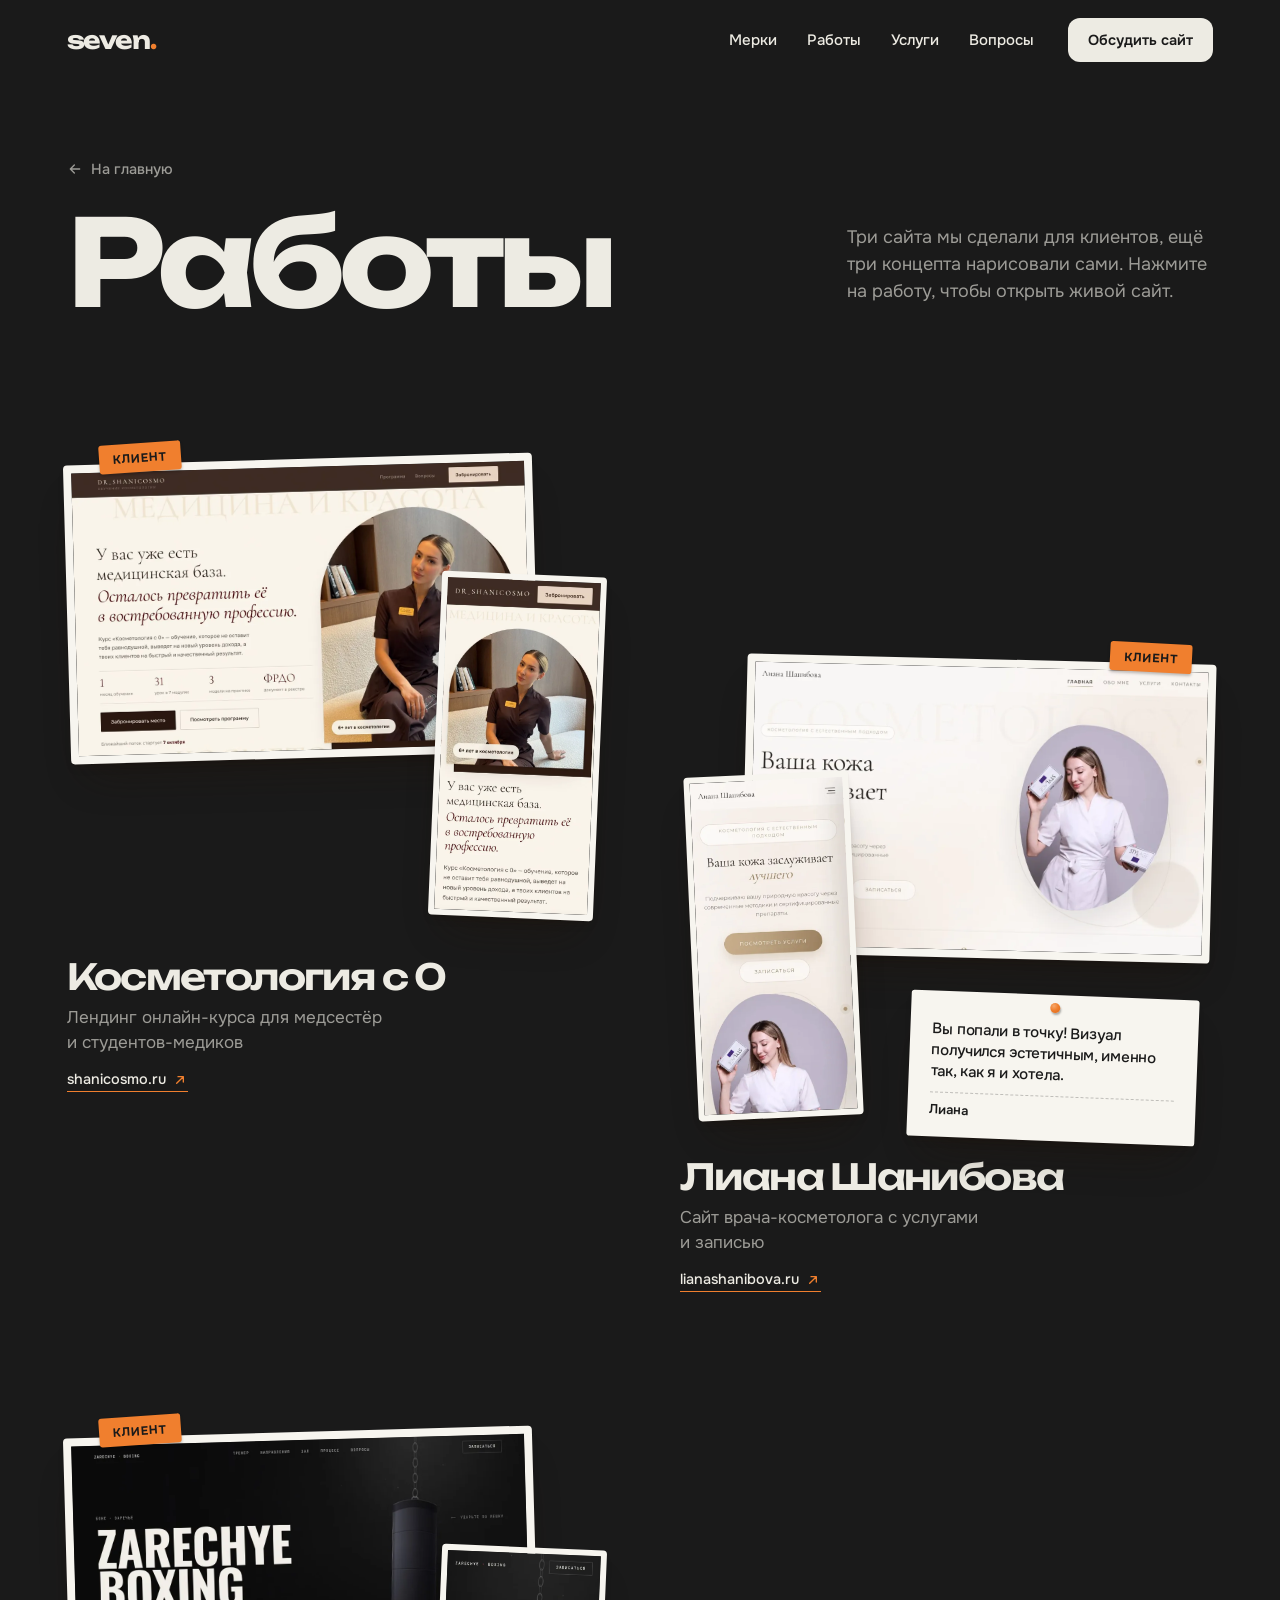
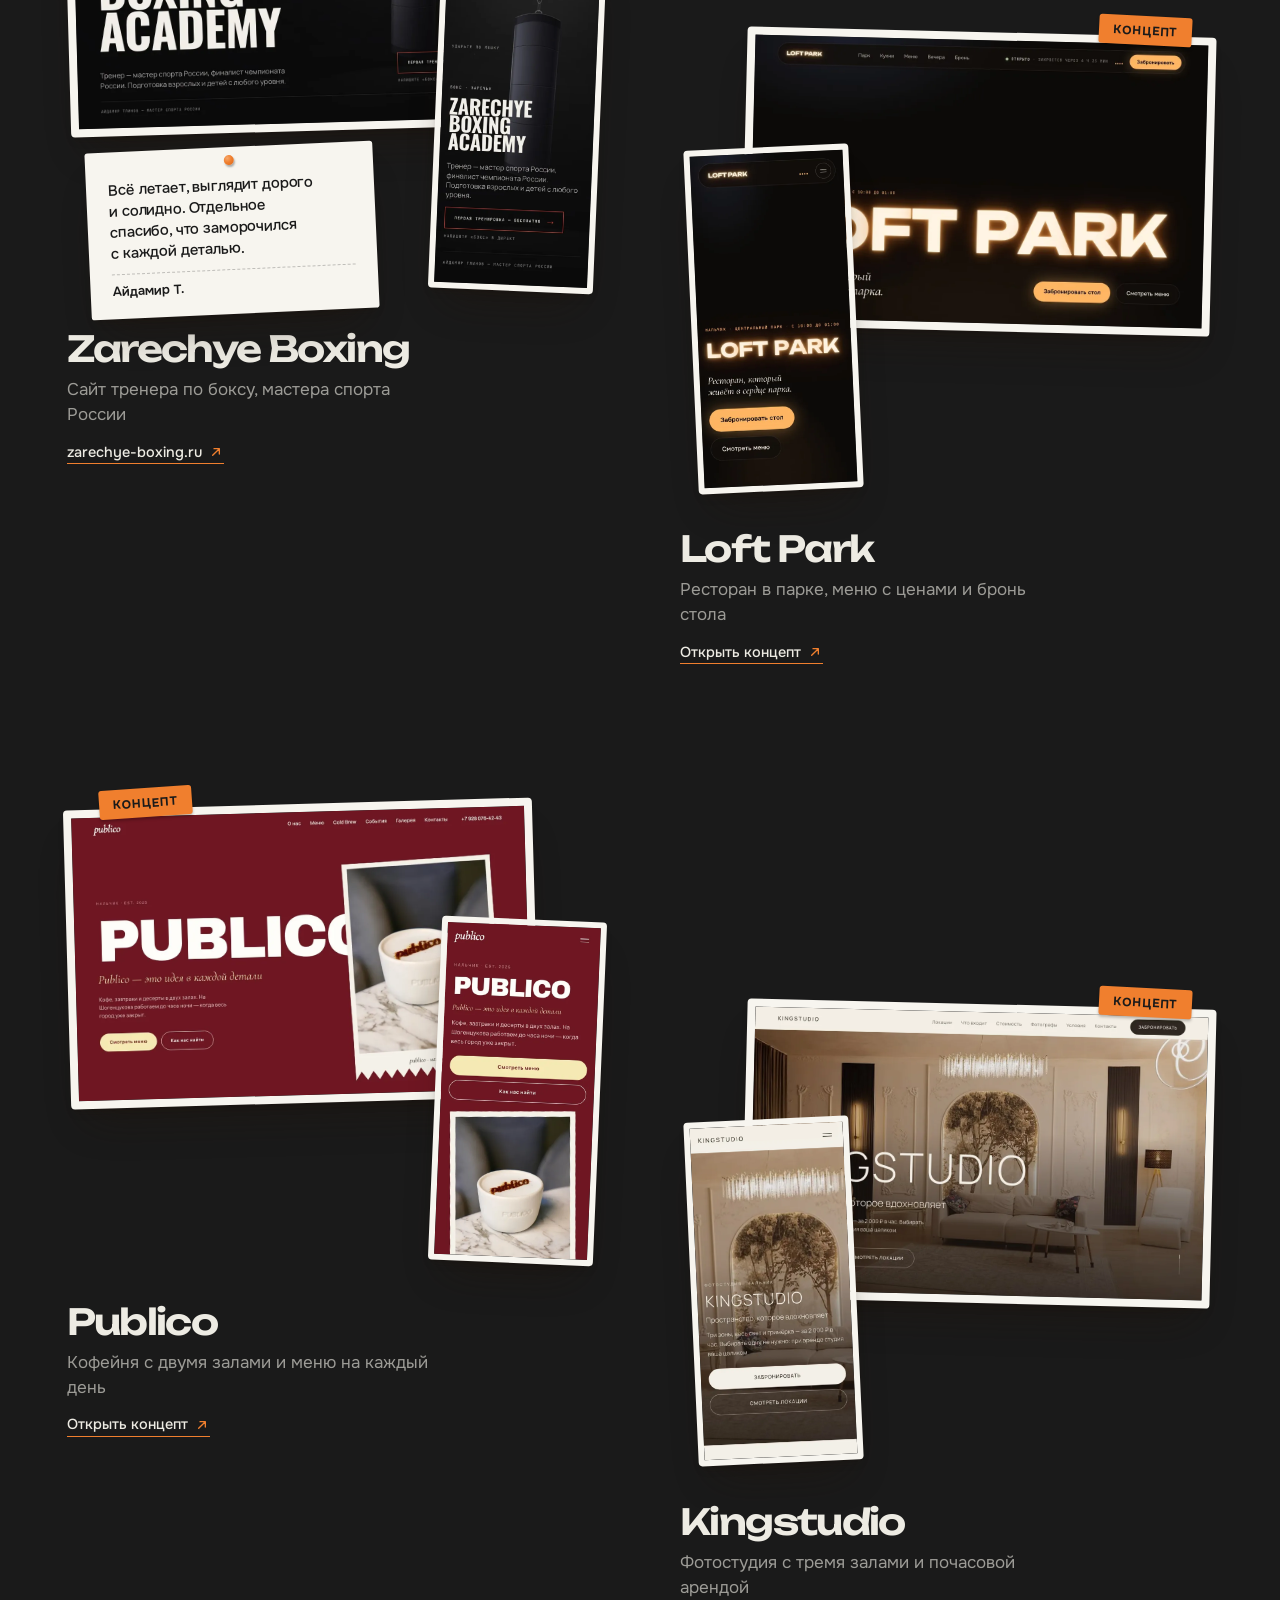
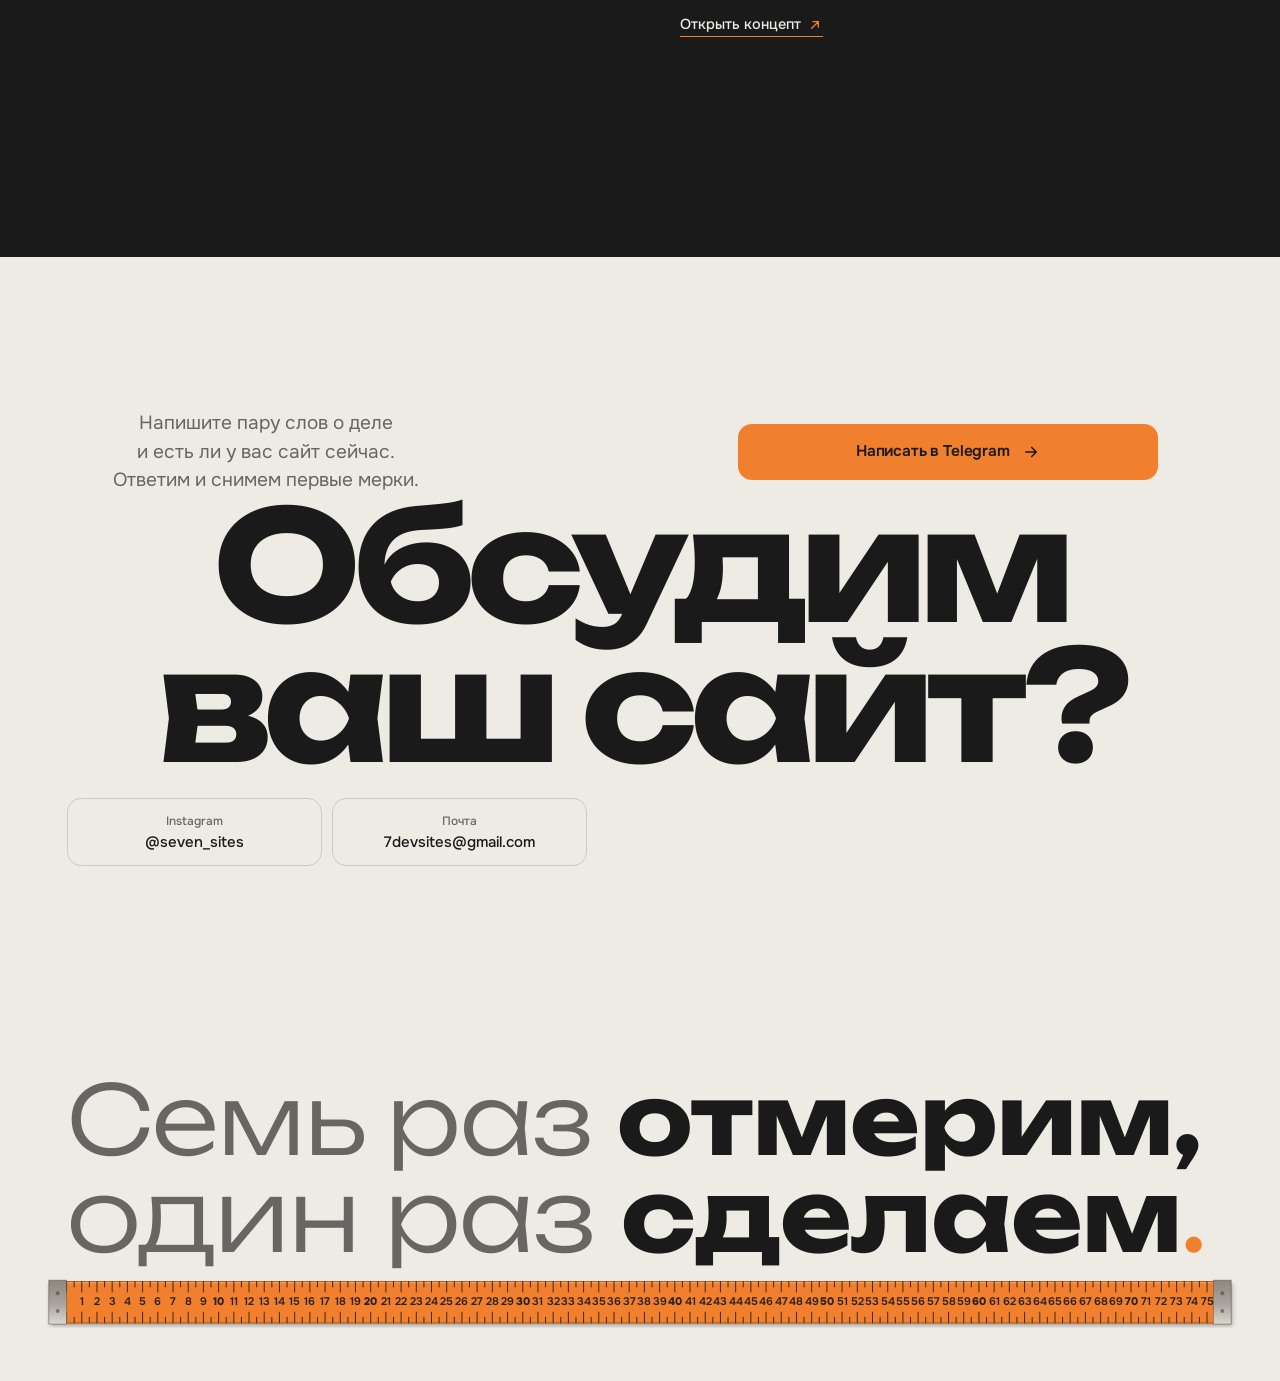
<file: works/index.html>
<!DOCTYPE html>
<html lang="ru">
<head>
<meta charset="UTF-8">
<meta name="viewport" content="width=device-width, initial-scale=1.0, viewport-fit=cover">

<title>Работы — seven</title>
<meta name="description" content="Работы студии seven: сайты для клиентов и концепты. Лендинги, сайты с услугами, записью и меню.">
<meta name="theme-color" content="#EDEBE3">

<!-- Yandex.Metrika counter -->
<script type="text/javascript">
    (function(m,e,t,r,i,k,a){
        m[i]=m[i]||function(){(m[i].a=m[i].a||[]).push(arguments)};
        m[i].l=1*new Date();
        for (var j = 0; j < document.scripts.length; j++) {if (document.scripts[j].src === r) { return; }}
        k=e.createElement(t),a=e.getElementsByTagName(t)[0],k.async=1,k.src=r,a.parentNode.insertBefore(k,a)
    })(window, document,'script','https://mc.yandex.ru/metrika/tag.js?id=112505772', 'ym');

    ym(112505772, 'init', {ssr:true, webvisor:true, clickmap:true, ecommerce:"dataLayer", referrer: document.referrer, url: location.href, accurateTrackBounce:true, trackLinks:true});
</script>
<noscript><div><img src="https://mc.yandex.ru/watch/112505772" style="position:absolute; left:-9999px;" alt="" /></div></noscript>
<!-- /Yandex.Metrika counter -->

<script>document.documentElement.classList.add('js');</script>

<link rel="canonical" href="https://sevensites.ru/works/">

<meta property="og:type" content="website">
<meta property="og:site_name" content="seven">
<meta property="og:title" content="Работы — seven">
<meta property="og:description" content="Семь раз отмерим, один раз сделаем. Дизайн и код вручную, домен и хостинг на первый год включены.">
<meta property="og:locale" content="ru_RU">
<meta property="og:url" content="https://sevensites.ru/works/">
<meta property="og:image" content="https://sevensites.ru/img/og-cover.png">
<meta property="og:image:width" content="1200">
<meta property="og:image:height" content="630">
<meta name="twitter:card" content="summary_large_image">

<link rel="icon" href="/img/favicon.svg" type="image/svg+xml">
<link rel="icon" href="/img/favicon-32.png" sizes="32x32" type="image/png">
<link rel="icon" href="/img/favicon-48.png" sizes="48x48" type="image/png">
<link rel="icon" href="/img/favicon-64.png" sizes="64x64" type="image/png">
<link rel="icon" href="/img/favicon-16.png" sizes="16x16" type="image/png">
<link rel="apple-touch-icon" href="/img/apple-touch-icon.png">

<link rel="preconnect" href="https://fonts.googleapis.com">
<link rel="preconnect" href="https://fonts.gstatic.com" crossorigin>
<!-- шрифты айдентики: Unbounded — заголовки и логотип, Onest — текст и цифры на ленте -->
<link href="https://fonts.googleapis.com/css2?family=Onest:wght@400..800&family=Unbounded:wght@300..800&display=swap" rel="stylesheet">
<link rel="stylesheet" href="/css/site.css">


</head>
<body>

<header class="hd" id="hd" data-theme="light">
  <a class="logo" href="/" aria-label="seven — в начало">seven<i>.</i></a>
  <nav class="hd__nav" aria-label="Разделы">
    <a href="/#merki">Мерки</a>
    <a href="/works/" aria-current="page">Работы</a>
    <a href="/#services">Услуги</a>
    <a href="/#faq">Вопросы</a>
  </nav>
  <a class="hd__cta" href="https://t.me/seven_sites?text=%D0%97%D0%B4%D1%80%D0%B0%D0%B2%D1%81%D1%82%D0%B2%D1%83%D0%B9%D1%82%D0%B5%21%20%D0%A5%D0%BE%D1%87%D1%83%20%D0%BE%D0%B1%D1%81%D1%83%D0%B4%D0%B8%D1%82%D1%8C%20%D1%81%D0%B0%D0%B9%D1%82." target="_blank" rel="noopener" data-goal="tg_header">Обсудить сайт</a>
  <button class="hd__burger" id="burger" type="button" aria-label="Меню" aria-expanded="false" aria-controls="menu"><span></span><span></span></button>
</header>

<div class="menu" id="menu" aria-hidden="true">
  <nav class="menu__nav" aria-label="Меню">
    <a href="/#merki">Мерки</a>
    <a href="/works/" aria-current="page">Работы</a>
    <a href="/#services">Услуги</a>
    <a href="/#faq">Вопросы</a>
    <a href="#contact">Контакты</a>
  </nav>
  <div class="menu__foot">
    <a class="btn btn--orange" href="https://t.me/seven_sites?text=%D0%97%D0%B4%D1%80%D0%B0%D0%B2%D1%81%D1%82%D0%B2%D1%83%D0%B9%D1%82%D0%B5%21%20%D0%A5%D0%BE%D1%87%D1%83%20%D0%BE%D0%B1%D1%81%D1%83%D0%B4%D0%B8%D1%82%D1%8C%20%D1%81%D0%B0%D0%B9%D1%82." target="_blank" rel="noopener" data-goal="tg_menu">Написать в Telegram</a>
    <p><a href="https://instagram.com/seven_sites" target="_blank" rel="noopener">Instagram</a><a href="mailto:7devsites@gmail.com">7devsites@gmail.com</a></p>
  </div>
</div>

<main>

<section class="wpage" id="top" data-theme="dark">
  <header class="wpage__head">
    <a class="wpage__back" href="/"><svg viewBox="0 0 24 24" aria-hidden="true"><path d="M19 12H6M11 6l-6 6 6 6"/></svg>На главную</a>
    <h1 class="wpage__title">Работы</h1>
    <p class="ch__lead">Три сайта мы сделали для&nbsp;клиентов, ещё три концепта нарисовали сами. Нажмите на&nbsp;работу, чтобы открыть живой сайт.</p>
  </header>
  <div class="wk-grid">

    <article class="wk">
      <a class="wk__a" href="https://shanicosmo.ru" target="_blank" rel="noopener" data-goal="case_open">
        <div class="wk__prints">
          <img class="wk__d" src="/img/d-shanicosmo.webp" width="1200" height="750" alt="Сайт онлайн-курса «Косметология с 0» на компьютере" decoding="async">
          <img class="wk__m" src="/img/m-shanicosmo.webp" width="480" height="1038" alt="Тот же сайт на телефоне" decoding="async">
          <span class="wk__label">Клиент</span>
        </div>
        <div class="wk__txt">
          <h3>Косметология с&nbsp;0</h3>
          <p>Лендинг онлайн-курса для медсестёр и&nbsp;студентов-медиков</p>
          <span class="wk__url">shanicosmo.ru<svg viewBox="0 0 24 24" aria-hidden="true"><path d="M7 17L17 7M9 7h8v8"/></svg></span>
        </div>
      </a>
    </article>

    <article class="wk">
      <a class="wk__a" href="https://lianashanibova.ru" target="_blank" rel="noopener" data-goal="case_open">
        <div class="wk__prints">
          <img class="wk__d" src="/img/d-liana.webp" width="1200" height="750" alt="Сайт врача-косметолога Лианы Шанибовой на компьютере" decoding="async">
          <img class="wk__m" src="/img/m-liana.webp" width="480" height="1038" alt="Тот же сайт на телефоне" decoding="async">
          <span class="wk__label">Клиент</span>
          <figure class="wk__note"><blockquote>Вы попали в&nbsp;точку! Визуал получился эстетичным, именно так, как я&nbsp;и&nbsp;хотела.</blockquote><figcaption><b>Лиана</b></figcaption></figure>
        </div>
        <div class="wk__txt">
          <h3>Лиана Шанибова</h3>
          <p>Сайт врача-косметолога с&nbsp;услугами и&nbsp;записью</p>
          <span class="wk__url">lianashanibova.ru<svg viewBox="0 0 24 24" aria-hidden="true"><path d="M7 17L17 7M9 7h8v8"/></svg></span>
        </div>
      </a>
    </article>

    <article class="wk">
      <a class="wk__a" href="https://zarechye-boxing.ru" target="_blank" rel="noopener" data-goal="case_open">
        <div class="wk__prints">
          <img class="wk__d" src="/img/d-zarechye.webp" width="1200" height="750" alt="Сайт академии бокса Zarechye на компьютере" decoding="async">
          <img class="wk__m" src="/img/m-zarechye.webp" width="480" height="1038" alt="Тот же сайт на телефоне" decoding="async">
          <span class="wk__label">Клиент</span>
          <figure class="wk__note"><blockquote>Всё летает, выглядит дорого и&nbsp;солидно. Отдельное спасибо, что заморочился с&nbsp;каждой деталью.</blockquote><figcaption><b>Айдамир Т.</b></figcaption></figure>
        </div>
        <div class="wk__txt">
          <h3>Zarechye Boxing</h3>
          <p>Сайт тренера по&nbsp;боксу, мастера спорта России</p>
          <span class="wk__url">zarechye-boxing.ru<svg viewBox="0 0 24 24" aria-hidden="true"><path d="M7 17L17 7M9 7h8v8"/></svg></span>
        </div>
      </a>
    </article>

    <article class="wk">
      <a class="wk__a" href="https://keaper7.github.io/loft-park/" target="_blank" rel="noopener" data-goal="case_open">
        <div class="wk__prints">
          <img class="wk__d" src="/img/d-loftpark.webp" width="1200" height="750" alt="Концепт сайта ресторана Loft Park на компьютере" decoding="async">
          <img class="wk__m" src="/img/m-loftpark.webp" width="480" height="1038" alt="Тот же сайт на телефоне" decoding="async">
          <span class="wk__label">Концепт</span>
        </div>
        <div class="wk__txt">
          <h3>Loft Park</h3>
          <p>Ресторан в&nbsp;парке, меню с&nbsp;ценами и&nbsp;бронь стола</p>
          <span class="wk__url">Открыть концепт<svg viewBox="0 0 24 24" aria-hidden="true"><path d="M7 17L17 7M9 7h8v8"/></svg></span>
        </div>
      </a>
    </article>

    <article class="wk">
      <a class="wk__a" href="https://keaper7.github.io/publico/" target="_blank" rel="noopener" data-goal="case_open">
        <div class="wk__prints">
          <img class="wk__d" src="/img/d-publico.webp" width="1200" height="750" alt="Концепт сайта кофейни Publico на компьютере" decoding="async">
          <img class="wk__m" src="/img/m-publico.webp" width="480" height="1038" alt="Тот же сайт на телефоне" decoding="async">
          <span class="wk__label">Концепт</span>
        </div>
        <div class="wk__txt">
          <h3>Publico</h3>
          <p>Кофейня с&nbsp;двумя залами и&nbsp;меню на&nbsp;каждый день</p>
          <span class="wk__url">Открыть концепт<svg viewBox="0 0 24 24" aria-hidden="true"><path d="M7 17L17 7M9 7h8v8"/></svg></span>
        </div>
      </a>
    </article>

    <article class="wk">
      <a class="wk__a" href="https://keaper7.github.io/kingstudio/" target="_blank" rel="noopener" data-goal="case_open">
        <div class="wk__prints">
          <img class="wk__d" src="/img/d-kingstudio.webp" width="1200" height="750" alt="Концепт сайта фотостудии Kingstudio на компьютере" decoding="async">
          <img class="wk__m" src="/img/m-kingstudio.webp" width="480" height="1038" alt="Тот же сайт на телефоне" decoding="async">
          <span class="wk__label">Концепт</span>
        </div>
        <div class="wk__txt">
          <h3>Kingstudio</h3>
          <p>Фотостудия с&nbsp;тремя залами и&nbsp;почасовой арендой</p>
          <span class="wk__url">Открыть концепт<svg viewBox="0 0 24 24" aria-hidden="true"><path d="M7 17L17 7M9 7h8v8"/></svg></span>
        </div>
      </a>
    </article>
  </div>
</section>

<section class="contact" id="contact" data-theme="light">
  <h2 class="contact__title" data-ink><span>Обсудим</span> <span>ваш</span> <span>сайт?</span></h2>
  <p class="contact__lead">Напишите пару слов о&nbsp;деле и&nbsp;есть&nbsp;ли у&nbsp;вас сайт сейчас. Ответим и&nbsp;снимем первые мерки.</p>
  <a class="btn btn--orange btn--lg" href="https://t.me/seven_sites?text=%D0%97%D0%B4%D1%80%D0%B0%D0%B2%D1%81%D1%82%D0%B2%D1%83%D0%B9%D1%82%D0%B5%21%20%D0%A5%D0%BE%D1%87%D1%83%20%D0%BE%D0%B1%D1%81%D1%83%D0%B4%D0%B8%D1%82%D1%8C%20%D1%81%D0%B0%D0%B9%D1%82." target="_blank" rel="noopener" data-goal="tg_contact">Написать в&nbsp;Telegram<svg viewBox="0 0 24 24" aria-hidden="true"><path d="M5 12h13M13 6l6 6-6 6"/></svg></a>
  <p class="contact__links">
    <a href="https://instagram.com/seven_sites" target="_blank" rel="noopener" data-goal="ig_contact"><span>Instagram</span>@seven_sites</a>
    <a href="mailto:7devsites@gmail.com" data-goal="mail_contact"><span>Почта</span>7devsites@gmail.com</a>
  </p>
  <div class="sign" id="sign">
    <p class="sign__t"><span class="sign__l sign__l--1"><span>Семь раз</span> <b>отмерим,</b></span><span class="sign__l sign__l--2"><span>один раз</span> <b>сделаем</b><i class="dot">.</i></span></p>
    <div class="tape sign__tape" id="signTape" aria-hidden="true"><canvas class="tape__sh"></canvas><canvas class="tape__main"></canvas></div>
  </div>
</section>

</main>


<script src="/js/tape.js"></script>
<script src="/js/sign.js"></script>
<script>
/* страница работ: шапка, меню и спокойное появление распечаток */
(function () {
  var root = document.documentElement, hd = document.getElementById('hd');
  var burger = document.getElementById('burger'), menu = document.getElementById('menu');
  var secs = [].slice.call(document.querySelectorAll('main > section, .ft'));
  function head() {
    var y = hd.offsetHeight / 2, theme = 'light';
    for (var i = 0; i < secs.length; i++) {
      var r = secs[i].getBoundingClientRect();
      if (r.top <= y && r.bottom > y) { theme = secs[i].dataset.theme; break; }
    }
    hd.dataset.theme = theme;
    hd.classList.toggle('is-solid', scrollY > 8);
  }
  addEventListener('scroll', head, { passive: true }); head();
  function setMenu(open) {
    root.classList.toggle('menu-open', open);
    burger.setAttribute('aria-expanded', String(open));
    menu.setAttribute('aria-hidden', String(!open));
    menu.inert = !open;
    document.body.style.overflow = open ? 'hidden' : '';
  }
  menu.inert = true;
  burger.addEventListener('click', function () { setMenu(!root.classList.contains('menu-open')); });
  menu.addEventListener('click', function (e) { if (e.target.closest('a')) setMenu(false); });
  document.addEventListener('click', function (e) {
    var a = e.target.closest('[data-goal]');
    if (a && window.ym) try { ym(112505772, 'reachGoal', a.dataset.goal); } catch (err) {}
  });
  if ('IntersectionObserver' in window && !matchMedia('(prefers-reduced-motion: reduce)').matches) {
    root.classList.add('wg-live');
    var io = new IntersectionObserver(function (es) {
      es.forEach(function (e) { if (e.isIntersecting) { e.target.classList.add('is-in'); io.unobserve(e.target); } });
    }, { rootMargin: '0px 0px -12% 0px' });
    document.querySelectorAll('.wk-grid .wk').forEach(function (el) { io.observe(el); });
  }
})();
</script>
</body>
</html>
</file>
<file: css/site.css>
/* seven — «Семь раз отмерим, один раз сделаем».

   Бумага, графит и оранжевая лента-сантиметр. Сайт свёрстан как
   журнальная публикация: крупные заголовки Unbounded, текст Onest,
   асимметричные композиции и настоящие предметы — лента, распечатки
   работ, бирка с составом. Сначала телефон, потом всё остальное. */

:root {
  --paper: #EDEBE3;
  --paper-2: #E3E0D6;
  --white: #F7F5EF;
  --ink: #1A1A1A;
  --ink-2: #242424;
  --orange: #F07F2E;
  --orange-d: #D9661A;

  --fh: 'Unbounded', system-ui, sans-serif;
  --fb: 'Onest', system-ui, sans-serif;

  --g: clamp(20px, 5.2vw, 72px);
  --hd: 64px;
  --sec: clamp(104px, 26vw, 220px);
  --tw: clamp(30px, 8.6vw, 40px);
  --h1: min(15vw, 9.6svh);
  --h2: clamp(38px, 10.8vw, 132px);

  --ease: cubic-bezier(.22, 1, .36, 1);
  --print: 0 1px 1px rgba(30, 20, 10, .10), 0 6px 10px -4px rgba(30, 20, 10, .22), 0 26px 40px -18px rgba(30, 20, 10, .45);
}

[data-theme="light"] { --bg: var(--paper); --fg: var(--ink); --dim: rgba(26, 26, 26, .64); --rule: rgba(26, 26, 26, .15); }
[data-theme="dark"]  { --bg: var(--ink); --fg: var(--paper); --dim: rgba(237, 235, 227, .62); --rule: rgba(237, 235, 227, .14); }

*, *::before, *::after { box-sizing: border-box; }

html {
  -webkit-text-size-adjust: 100%;
  text-size-adjust: 100%;
  scroll-padding-top: var(--hd);
  background: var(--paper);
}
@media (prefers-reduced-motion: no-preference) { html { scroll-behavior: smooth; } }
html.lenis, html.lenis body { height: auto; }
html.lenis { scroll-behavior: auto; }

body {
  margin: 0;
  background: var(--paper);
  color: var(--ink);
  font: 400 16px/1.5 var(--fb);
  -webkit-font-smoothing: antialiased;
  -moz-osx-font-smoothing: grayscale;
  text-rendering: optimizeLegibility;
  overflow-x: clip;
}

h1, h2, h3, p, ul, ol, figure { margin: 0; }
ul, ol { padding: 0; list-style: none; }
a { color: inherit; text-decoration: none; -webkit-tap-highlight-color: transparent; }
img { display: block; max-width: 100%; height: auto; }
button { font: inherit; color: inherit; background: none; border: 0; padding: 0; cursor: pointer; -webkit-tap-highlight-color: transparent; }
:focus-visible { outline: 2px solid var(--orange); outline-offset: 3px; border-radius: 4px; }
::selection { background: var(--orange); color: var(--ink); }

main > section, .ft { background: var(--bg); color: var(--fg); position: relative; }

/* ── логотип и кнопки ───────────────────────────────────────────── */

.logo { font: 700 21px/1 var(--fh); letter-spacing: -.05em; white-space: nowrap; }
.logo i { font-style: normal; color: var(--orange); }

.btn {
  display: inline-flex;
  align-items: center;
  justify-content: center;
  gap: 12px;
  height: 56px;
  padding: 0 24px;
  border-radius: 14px;
  font: 600 15.5px/1 var(--fb);
  letter-spacing: -.01em;
  white-space: nowrap;
  transition: transform .25s var(--ease), background-color .25s, color .25s;
}
.btn svg { width: 18px; height: 18px; fill: none; stroke: currentColor; stroke-width: 2; stroke-linecap: round; stroke-linejoin: round; transition: transform .3s var(--ease); }
.btn:active { transform: scale(.97); }
.btn--ink { background: var(--ink); color: var(--paper); }
.btn--orange { background: var(--orange); color: var(--ink); }
@media (hover: hover) {
  .btn--ink:hover { background: #000; }
  .btn--orange:hover { background: #F48D41; }
  .btn:hover svg { transform: translateX(4px); }
}

/* ── шапка ─────────────────────────────────────────────────────── */

.hd {
  position: fixed;
  inset: 0 0 auto;
  z-index: 60;
  height: calc(var(--hd) + env(safe-area-inset-top));
  padding: env(safe-area-inset-top) var(--g) 0;
  display: flex;
  align-items: center;
  gap: 10px;
  color: var(--fg);
  transition: color .35s, background-color .35s, box-shadow .35s;
}
.hd.is-solid {
  background: color-mix(in srgb, var(--bg) 84%, transparent);
  -webkit-backdrop-filter: blur(14px) saturate(1.3);
  backdrop-filter: blur(14px) saturate(1.3);
  box-shadow: 0 1px 0 var(--rule);
}
.hd__nav { display: none; }
.hd__cta {
  margin-left: auto;
  height: 38px;
  padding: 0 15px;
  border-radius: 11px;
  display: inline-flex;
  align-items: center;
  background: var(--fg);
  color: var(--bg);
  font: 600 13.5px/1 var(--fb);
  white-space: nowrap;
  transition: background-color .35s, color .35s, transform .2s, opacity .3s;
}
.hd__cta:active { transform: scale(.96); }
.hd__burger {
  width: 42px;
  height: 38px;
  margin-right: -8px;
  display: grid;
  place-content: center;
  gap: 6px;
}
.hd__burger span { display: block; width: 22px; height: 2px; border-radius: 2px; background: currentColor; transition: transform .45s var(--ease); }
html.menu-open .hd__burger span:first-child { transform: translateY(4px) rotate(45deg); }
html.menu-open .hd__burger span:last-child { transform: translateY(-4px) rotate(-45deg); }
html.menu-open .hd { --bg: var(--ink); --fg: var(--paper); --rule: transparent; background: transparent; box-shadow: none; -webkit-backdrop-filter: none; backdrop-filter: none; }
html.menu-open .hd__cta { opacity: 0; pointer-events: none; }
/* на обложке своя кнопка — в шапке на телефоне она появляется, когда обложка уходит */
@media (max-width: 899px) {
  html.js .hd.on-hero .hd__cta { opacity: 0; transform: translateY(-6px); pointer-events: none; }
}
/* без скриптов шапка сразу плотная: цвет под разделы подстраивать некому */
html:not(.js) .hd { background: color-mix(in srgb, var(--paper) 90%, transparent); box-shadow: 0 1px 0 var(--rule); }

/* ── меню ──────────────────────────────────────────────────────── */

.menu {
  position: fixed;
  inset: 0;
  z-index: 55;
  background: var(--ink);
  color: var(--paper);
  padding: calc(var(--hd) + env(safe-area-inset-top) + 28px) var(--g) calc(28px + env(safe-area-inset-bottom));
  display: flex;
  flex-direction: column;
  justify-content: space-between;
  clip-path: inset(0 0 100% 0);
  visibility: hidden;
  transition: clip-path .7s cubic-bezier(.76, 0, .24, 1), visibility 0s .7s;
}
html.menu-open .menu { clip-path: inset(0 0 0 0); visibility: visible; transition: clip-path .7s cubic-bezier(.76, 0, .24, 1); }
.menu__nav a {
  display: block;
  padding: 4px 0;
  font: 600 clamp(36px, 10.4vw, 72px)/1.12 var(--fh);
  letter-spacing: -.045em;
  transform: translateY(30px);
  opacity: 0;
  transition: transform .7s var(--ease), opacity .5s;
}
html.menu-open .menu__nav a { transform: none; opacity: 1; }
html.menu-open .menu__nav a:nth-child(2) { transition-delay: .05s; }
html.menu-open .menu__nav a:nth-child(3) { transition-delay: .1s; }
html.menu-open .menu__nav a:nth-child(4) { transition-delay: .15s; }
html.menu-open .menu__nav a:nth-child(5) { transition-delay: .2s; }
.menu__foot { display: grid; gap: 22px; }
.menu__foot .btn { width: 100%; }
.menu__foot p { display: flex; justify-content: space-between; gap: 16px; color: rgba(237, 235, 227, .62); font-size: 15px; }

/* ── обложка ───────────────────────────────────────────────────── */

.hero {
  min-height: 100vh;
  min-height: 100svh;
  padding: calc(var(--hd) + env(safe-area-inset-top) + 22px) var(--g) calc(28px + env(safe-area-inset-bottom));
  display: flex;
  flex-direction: column;
  align-items: flex-start;
  overflow: hidden;
  user-select: none;
  -webkit-user-select: none;
}
.hero.is-grab { cursor: grab; }
.hero:has(.tape.is-dragging) { cursor: grabbing; }

.hero__title {
  position: relative;
  z-index: 2;
  font: 300 var(--h1)/.98 var(--fh);
  letter-spacing: -.05em;
}
.hl { display: block; white-space: nowrap; }
.hl--b { font-weight: 700; }
html.js .hl--b { font-weight: 300; transition: font-weight 1.3s var(--ease); }
html.js .hl--b + .hl--l + .hl--b { transition-delay: .18s; }
html.is-in .hl--b { font-weight: 700; }
.dot { font-style: normal; color: var(--orange); }

.hero__lead {
  position: relative;
  z-index: 2;
  margin-top: calc(var(--tw) + 30px);
  max-width: 15.5em;
  font-size: 16.5px;
  line-height: 1.45;
  color: var(--dim);
}
.hero__cta {
  position: relative;
  z-index: 2;
  margin-top: auto;
  padding-top: 32px;
  display: flex;
  flex-direction: column;
  align-items: flex-start;
  gap: 18px;
}
.hero__more {
  font: 500 15px/1.2 var(--fb);
  padding-bottom: 3px;
  background: linear-gradient(currentColor, currentColor) 0 100% / 100% 1px no-repeat;
  transition: background-size .4s var(--ease);
}
@media (hover: hover) { .hero__more:hover { background-size: 40% 1px; } }

/* телефон: заголовок и строка сверху, семёрка в середине, широкая кнопка снизу */
@media (max-width: 899px) {
  .hero { padding-top: calc(var(--hd) + env(safe-area-inset-top) + 14px); padding-bottom: calc(22px + env(safe-area-inset-bottom)); }
  .hero__lead { margin-top: 16px; max-width: 22em; font-size: 15.5px; }
  .hero__cta { width: 100%; margin-top: 0; padding-top: 24px; gap: 0; }
  .hero__cta .btn { width: 100%; }
  .hero__more { display: none; }
  /* справа от семёрки: сверху подсказка, снизу «дней.» — продолжение цифры */
  .hero__facts {
    position: relative;
    z-index: 2;
    flex: 1;
    width: 50%;
    margin-left: auto;
    display: flex;
    flex-direction: column;
    justify-content: space-between;
    padding: 30px 0 4px;
  }
  .hero__fact b { display: block; font: 700 clamp(34px, 10.6vw, 46px)/1 var(--fh); letter-spacing: -.05em; }
  .hero__fact span { display: block; margin-top: 10px; font-size: 14px; line-height: 1.35; color: var(--dim); }
  .hero__pull { position: relative; padding-left: 40px; font: 400 13px/1.4 var(--fb); color: var(--dim); transition: opacity .5s; }
  .hero__pull b { display: block; font-weight: 600; color: var(--fg); }
  .hero__pull svg { position: absolute; left: -16px; top: 10px; width: 46px; height: 30px; fill: none; stroke: var(--orange-d); stroke-width: 1.5; stroke-linecap: round; stroke-linejoin: round; }
  html.tape-touched .hero__pull { opacity: 0; }
  #tapeHint { display: none; }
}
@media (max-width: 899px) and (max-height: 700px) {
  .hero__lead { font-size: 14.5px; margin-top: 12px; }
  .hero__facts { padding-top: 14px; justify-content: flex-end; }
  .hero__pull { display: none; }
}
@media (min-width: 900px) { .hero__facts { display: none; } }
.tape { position: absolute; inset: 0; z-index: 3; pointer-events: none; }
.tape canvas { position: absolute; inset: 0; width: 100%; height: 100%; }

.tape__hint {
  position: absolute;
  z-index: 2;
  left: 0;
  top: 0;
  display: flex;
  align-items: center;
  gap: 8px;
  font: 500 13px/1.35 var(--fb);
  color: var(--dim);
  opacity: 0;
  transform: translateY(8px);
  transition: opacity .6s, transform .6s var(--ease);
  pointer-events: none;
  white-space: nowrap;
}
.tape__hint b { display: block; font-weight: 600; color: var(--fg); }
.tape__hint.is-flip { flex-direction: row-reverse; }
.tape__hint[hidden] { display: none; }
.tape__hint.is-flip svg { transform: scaleX(-1); }
.tape__hint svg { flex: none; width: 46px; height: 30px; fill: none; stroke: var(--orange-d); stroke-width: 1.5; stroke-linecap: round; stroke-linejoin: round; }
.tape.is-ready ~ .tape__hint { opacity: 1; transform: none; }
.tape.is-touched ~ .tape__hint { opacity: 0; transform: translateY(8px); }

/* ── главы ─────────────────────────────────────────────────────── */

.ch { padding: 0 var(--g); }
.ch__title {
  font: 600 var(--h2)/1 var(--fh);
  letter-spacing: -.05em;
  max-width: 10ch;
  text-wrap: balance;
}
.ch__lead {
  margin-top: 24px;
  max-width: 27em;
  font-size: 16.5px;
  line-height: 1.5;
  color: var(--dim);
  text-wrap: pretty;
}

/* заголовок мерок: каждая строка ровно во всю ширину, вес чередуется,
   как в обложке. Делители — ширина строки в кеглях Unbounded */
.mk .ch { container-type: inline-size; }
.mk__title { max-width: none; line-height: .9; letter-spacing: -.05em; }
.mk__title span { display: block; white-space: nowrap; }
.mk__t1 { font-weight: 300; font-size: calc(100cqw / 5.1); }
.mk__t2 { font-weight: 700; font-size: calc(100cqw / 5.72); }
.mk__t3 { font-weight: 700; font-size: calc(100cqw / 4.22); }

/* ── глава 1: мерки ────────────────────────────────────────────── */

.mk { padding: var(--sec) 0; --mkw: 28px; }
.mk__body {
  position: relative;
  margin-top: 64px;
  padding: 0 var(--g) 0 calc(var(--g) + var(--mkw) + 26px);
}
.mk__tape {
  position: absolute;
  left: var(--g);
  top: -26px;
  bottom: -18px;
  width: var(--mkw);
}
.mk__strip { position: absolute; inset: -24px; }
.mk__strip .tape { inset: 0; }
html.mk-live .mk__strip { clip-path: inset(0 0 calc(100% - var(--p, 0px) - 24px) 0); }
.mk__roll {
  position: absolute;
  left: 50%;
  top: 0;
  width: 54px;
  height: 54px;
  margin: -27px 0 0 -27px;
  border-radius: 50%;
  background:
    radial-gradient(circle, transparent 0 9px, rgba(120, 48, 8, .55) 9px 10px, transparent 10px),
    repeating-radial-gradient(circle, var(--orange) 0 1.6px, #DC6A1E 1.6px 2.3px);
  box-shadow: inset 0 0 0 1px rgba(120, 48, 8, .45), 0 3px 4px rgba(48, 30, 12, .2), 0 12px 18px -8px rgba(48, 30, 12, .45);
  display: none;
}
.mk__roll i {
  position: absolute;
  inset: 17px;
  border-radius: 50%;
  background: var(--paper);
  box-shadow: inset 0 1px 2px rgba(0, 0, 0, .25);
}
.mk__roll i { background: radial-gradient(circle at 36% 32%, #ecebe6, #9c9991 72%); box-shadow: inset 0 0 0 1px rgba(40, 38, 34, .35), 0 1px 2px rgba(0, 0, 0, .3); }
.mk__roll i::after {
  content: '';
  position: absolute;
  left: 18%;
  right: 18%;
  top: 50%;
  height: 2px;
  margin-top: -1px;
  border-radius: 2px;
  background: rgba(40, 38, 34, .6);
}
html.mk-live .mk__roll { display: block; }

.mk__list { display: grid; gap: 46px; }
.mk__item { position: relative; transition: opacity .5s, transform .6s var(--ease); }
html.mk-live .mk__item:not(.is-on) { opacity: .28; transform: translateX(10px); }
.mk__n {
  display: block;
  font: 600 12px/1 var(--fb);
  letter-spacing: .06em;
  text-transform: uppercase;
  color: var(--orange-d);
}
.mk__item h3 {
  margin: 10px 0 8px;
  font: 600 clamp(22px, 6.4vw, 34px)/1.12 var(--fh);
  letter-spacing: -.04em;
}
.mk__item p { max-width: 24em; font-size: 15.5px; line-height: 1.5; color: var(--dim); }
.mk__size { font-weight: 700; color: var(--ink); white-space: nowrap; font-variant-numeric: tabular-nums; }

.mk__pin {
  position: absolute;
  z-index: 2;
  left: 50%;
  width: 14px;
  height: 14px;
  margin: -7px 0 0 -7px;
  border-radius: 50%;
  background: radial-gradient(circle at 34% 30%, #4a4a4a, var(--ink) 62%);
  box-shadow: 0 2px 2px rgba(0, 0, 0, .28), 0 6px 8px -3px rgba(0, 0, 0, .3);
  transform: scale(0);
  transition: transform .5s cubic-bezier(.34, 1.8, .5, 1);
}
.mk__pin.is-on, html:not(.mk-live) .mk__pin { transform: scale(1); }

/* заголовок работ: крупный, одним жирным весом; буквы выкладываются по одной */
.wk__title { max-width: none; font-weight: 700; font-size: calc((100vw - 2 * var(--g)) / 7.5); line-height: .95; }
.wk__title > span { display: block; white-space: nowrap; }
.wk__title .ch-l { display: inline-block; will-change: transform; }

/* ── глава 2: работы ───────────────────────────────────────────── */

.works { padding: var(--sec) 0; }
/* работы плывут лентой: сами по себе, касание останавливает, можно
   протянуть пальцем. Без скриптов — обычная горизонтальная прокрутка */
.wk-list {
  --card: min(80vw, 420px);
  --gap: 32px;
  margin-top: 40px;
  padding: 28px 0 8px;
  overflow-x: auto;
  scroll-snap-type: x mandatory;
  scroll-padding-inline: var(--g);
  scrollbar-width: none;
  touch-action: pan-y;
  cursor: grab;
  user-select: none;
  -webkit-user-select: none;
}
.wk-list::-webkit-scrollbar { display: none; }
html.mq-live .wk-list { overflow: hidden; scroll-snap-type: none; }
.wk-list.is-drag { cursor: grabbing; }
.wk-track { display: flex; gap: var(--gap); width: max-content; padding: 0 var(--g); will-change: transform; }
.wk { flex: 0 0 var(--card); scroll-snap-align: start; }
.wk img { -webkit-user-drag: none; pointer-events: none; }
.wk__a { display: block; }
.wk__prints { position: relative; aspect-ratio: 1 / .86; }
.wk__d, .wk__m {
  position: absolute;
  background: var(--white);
  border: 5px solid var(--white);
  border-radius: 4px;
  box-shadow: var(--print);
}
.wk__d { left: 0; top: 0; width: 88%; rotate: -1.6deg; }
.wk__m { right: 0; bottom: 0; width: 31%; border-width: 4px; rotate: 2.4deg; }
.wk:nth-child(even) .wk__d { left: auto; right: 0; rotate: 1.4deg; }
.wk:nth-child(even) .wk__m { right: auto; left: 2%; rotate: -2.6deg; }
.wk__label {
  position: absolute;
  z-index: 2;
  top: -12px;
  left: 18px;
  padding: 7px 11px 6px;
  border-radius: 3px;
  background: var(--orange);
  color: var(--ink);
  font: 700 11px/1 var(--fb);
  letter-spacing: .08em;
  text-transform: uppercase;
  rotate: -4deg;
  box-shadow: 0 2px 3px rgba(0, 0, 0, .25);
}
.wk:nth-child(even) .wk__label { left: auto; right: 22px; rotate: 3deg; }
.wk__txt { margin-top: 40px; }

/* отзыв клиента: записка, приколотая булавкой к распечатке его сайта */
.wk__note {
  position: absolute;
  z-index: 3;
  left: 4%;
  bottom: -5%;
  width: 60%;
  margin: 0;
  padding: 22px 16px 14px;
  border-radius: 3px;
  background: var(--white);
  color: var(--ink);
  box-shadow: var(--print);
  rotate: -2.6deg;
}
.wk:nth-child(even) .wk__note { left: auto; right: 3%; rotate: 2.2deg; }
.wk__note::before {
  content: '';
  position: absolute;
  left: 50%;
  top: 8px;
  width: 10px;
  height: 10px;
  margin-left: -5px;
  border-radius: 50%;
  background: radial-gradient(circle at 35% 30%, #f6a86c, var(--orange) 45%, var(--orange-d));
  box-shadow: 1px 2px 2px rgba(0, 0, 0, .3);
}
.wk__note blockquote { margin: 0; font: 500 13px/1.4 var(--fb); letter-spacing: -.01em; text-wrap: pretty; }
.wk__note figcaption { margin-top: 10px; padding-top: 9px; border-top: 1px dashed rgba(26, 26, 26, .25); font-size: 11.5px; line-height: 1.3; color: rgba(26, 26, 26, .55); }
.wk__note figcaption b { display: block; font-weight: 600; color: var(--ink); }
@media (min-width: 900px) {
  .wk__note { width: 54%; padding: 28px 22px 18px; }
  .wk__note blockquote { font-size: 15px; }
  .wk__note figcaption { font-size: 13px; }
}
@media (hover: hover) {
  .wk__note { transition: translate .6s var(--ease), rotate .6s var(--ease); }
  .wk__a:hover .wk__note { translate: 0 -4px; rotate: -1deg; }
}
.wk__txt h3 { font: 600 clamp(24px, 6.6vw, 34px)/1.06 var(--fh); letter-spacing: -.045em; }
.wk__txt p { margin-top: 10px; max-width: 22em; font-size: 15.5px; line-height: 1.45; color: var(--dim); }
.wk__url {
  margin-top: 16px;
  display: inline-flex;
  align-items: center;
  gap: 6px;
  padding-bottom: 3px;
  font: 500 14.5px/1.2 var(--fb);
  background: linear-gradient(var(--orange), var(--orange)) 0 100% / 100% 1px no-repeat;
}
.wk__url svg { width: 16px; height: 16px; fill: none; stroke: var(--orange); stroke-width: 2; stroke-linecap: round; stroke-linejoin: round; transition: transform .3s var(--ease); }
@media (hover: hover) {
  .wk__d, .wk__m { transition: translate .6s var(--ease), rotate .6s var(--ease); }
  .wk__a:hover .wk__d { translate: 0 -6px; }
  .wk__a:hover .wk__m { translate: 0 -12px; rotate: 0deg; }
  .wk__a:hover .wk__url svg { transform: translate(2px, -2px); }
}

/* ссылка на страницу всех работ */
.wk-more { padding: 36px var(--g) 0; }
@media (max-width: 899px) { .wk-all { width: 100%; justify-content: center; } }
.wk-all {
  display: inline-flex;
  align-items: center;
  gap: 12px;
  height: 56px;
  padding: 0 24px;
  border-radius: 14px;
  border: 1px solid var(--rule);
  font: 600 15.5px/1 var(--fb);
  transition: background-color .3s, border-color .3s, color .3s;
}
.wk-all svg { width: 18px; height: 18px; fill: none; stroke: var(--orange); stroke-width: 2; stroke-linecap: round; stroke-linejoin: round; transition: transform .3s var(--ease); }
@media (hover: hover) { .wk-all:hover { border-color: var(--orange); } .wk-all:hover > svg:not(.peek) { transform: translateX(4px); } }

/* кот из мастерской выглядывает из-за кнопки: голова за краем, лапы на краю */
.wk-all { position: relative; }
.wk-all .peek { position: absolute; right: 22px; bottom: calc(100% - 5px); width: 60px; height: 42px; transform: none; stroke: none; overflow: visible; pointer-events: none; }
#peekHead { transform-box: view-box; transform-origin: 30px 37px; }
#peekEarL { transform-box: view-box; transform-origin: 20.9px 11.6px; }
#peekEarR { transform-box: view-box; transform-origin: 39.1px 11.6px; }
.peek__shut { opacity: 0; }

/* ── страница работ: все распечатки сразу, без движения ── */
.wpage { padding: calc(var(--hd) + env(safe-area-inset-top) + 36px) 0 var(--sec); }
.wpage__head { padding: 0 var(--g); }
.wpage__back { display: inline-flex; align-items: center; gap: 8px; font: 500 14.5px/1 var(--fb); color: var(--dim); transition: color .3s; }
.wpage__back svg { width: 16px; height: 16px; fill: none; stroke: currentColor; stroke-width: 2; stroke-linecap: round; stroke-linejoin: round; }
.wpage__back:hover { color: var(--fg); }
.wpage__title { margin-top: 28px; font: 700 clamp(56px, 17vw, 220px)/.95 var(--fh); letter-spacing: -.055em; }
.wpage .ch__lead { margin-top: 22px; }
.wk-grid { margin-top: 84px; padding: 0 var(--g); display: grid; gap: 96px; }
html.wg-live .wk-grid .wk { opacity: 0; transform: translateY(56px) rotate(-1deg); transition: opacity .9s, transform 1.2s var(--ease); }
html.wg-live .wk-grid .wk:nth-child(even) { transform: translateY(56px) rotate(1deg); }
html.wg-live .wk-grid .wk.is-in { opacity: 1; transform: none; }

/* ── услуги и бирка ────────────────────────────────────────────── */

.srv { padding: var(--sec) 0; }
.srv__body { margin-top: 60px; }
.srv__list { margin: 0 var(--g); border-top: 1px solid var(--rule); }
.srv__item {
  display: grid;
  grid-template-columns: minmax(0, 1fr) auto;
  align-items: baseline;
  gap: 4px 16px;
  padding: 28px 0 30px;
  border-bottom: 1px solid var(--rule);
}
.srv__item h3 { font: 600 clamp(24px, 6.6vw, 56px)/1.08 var(--fh); letter-spacing: -.045em; }
/* срок отмерен линейкой: деление — день, оранжевая полоса — сколько дней */
.srv__rule { grid-column: 1 / -1; display: flex; align-items: center; gap: 14px; margin-top: 20px; --max: 20; }
.srv__scale {
  position: relative;
  flex: 1;
  height: 18px;
  border-radius: 3px;
  background:
    repeating-linear-gradient(90deg, rgba(26, 26, 26, .35) 0 1px, transparent 1px calc(100% / var(--max))) 0 100% / 100% 7px no-repeat,
    repeating-linear-gradient(90deg, rgba(26, 26, 26, .55) 0 1px, transparent 1px calc(500% / var(--max))) 0 100% / 100% 12px no-repeat;
  border-bottom: 1px solid rgba(26, 26, 26, .35);
}
.srv__scale i {
  position: absolute;
  left: 0;
  bottom: 0;
  height: 8px;
  width: calc(100% * var(--to) / var(--max));
  border-radius: 2px;
  background: var(--orange);
  transform-origin: left;
  transform: scaleX(var(--k, 1));
  transition: transform 1.4s var(--ease) .2s;
}
html.js .srv__item:not(.is-in) .srv__scale i { --k: 0; }
.srv__rule.is-open .srv__scale i { background: repeating-linear-gradient(90deg, var(--orange) 0 10px, transparent 10px 16px); }
.srv__days { flex: none; font: 500 13px/1.2 var(--fb); color: var(--dim); white-space: nowrap; }
.srv__days b { font: 600 clamp(15px, 4vw, 20px)/1 var(--fh); letter-spacing: -.04em; color: var(--orange-d); }
.srv__text { grid-column: 1 / -1; margin-top: 10px; max-width: 28em; font-size: 15.5px; line-height: 1.5; color: var(--dim); }

.tag-wrap { position: relative; margin-top: 20px; padding: 37px 0 12px; }
.tag__nail {
  position: absolute;
  z-index: 2;
  left: 50%;
  top: 30px;
  width: 14px;
  height: 14px;
  margin-left: -7px;
  border-radius: 50%;
  background: radial-gradient(circle at 34% 30%, #e6e4de, #8b8880 70%);
  box-shadow: 0 2px 3px rgba(0, 0, 0, .3);
}
.tag {
  /* бирка в потоке: блок растёт вместе с ней, текст ниже не наезжает */
  position: relative;
  width: 236px;
  margin: 0 auto;
  transform-origin: 50% 0;
  touch-action: pan-y;
  will-change: transform;
}
.tag__string { display: block; width: 20px; height: 58px; margin: 0 auto -9px; overflow: visible; }
.tag__string path { fill: none; stroke: #8f8577; stroke-width: 1.5; stroke-linecap: round; }
.tag__card {
  position: relative;
  padding: 36px 24px 24px;
  border-radius: 14px;
  background: var(--white);
  color: var(--ink);
  box-shadow: 0 1px 1px rgba(30, 20, 10, .08), 0 22px 34px -16px rgba(30, 20, 10, .42);
}
.tag__hole {
  position: absolute;
  left: 50%;
  top: 12px;
  width: 13px;
  height: 13px;
  margin-left: -6.5px;
  border-radius: 50%;
  background: var(--paper);
  box-shadow: inset 0 1px 2px rgba(0, 0, 0, .3), 0 0 0 3px #ECE8DE;
}
.tag__brand { font: 700 17px/1 var(--fh); letter-spacing: -.05em; text-align: center; }
.tag__brand i { font-style: normal; color: var(--orange); }
.tag__title {
  margin: 18px 0 10px;
  padding-bottom: 10px;
  border-bottom: 1px dashed rgba(26, 26, 26, .3);
  font: 700 11px/1 var(--fb);
  letter-spacing: .14em;
  text-transform: uppercase;
}
.tag__list li { padding: 7px 0; font-size: 14.5px; line-height: 1.3; display: flex; gap: 10px; }
.tag__list li::before { content: ''; flex: none; width: 6px; height: 6px; margin-top: 6px; border-radius: 50%; background: var(--orange); }
.tag__foot {
  margin-top: 14px;
  padding-top: 12px;
  border-top: 1px dashed rgba(26, 26, 26, .3);
  font: 600 12px/1 var(--fb);
  letter-spacing: .06em;
  text-transform: uppercase;
  color: rgba(26, 26, 26, .55);
  text-align: center;
}

.srv__after { margin: 28px var(--g) 0; max-width: 30em; font-size: 15.5px; line-height: 1.5; color: var(--dim); }

/* ── вопросы ───────────────────────────────────────────────────── */

/* вопросы: заголовок во всю ширину (5,4 кегля), каждый вопрос — карточка
   из той же бумаги, что бирка и распечатки, слегка вразнобой */
.faq { padding: 0 0 var(--sec); }
.faq .ch__title { font-size: calc((100vw - 2 * var(--g)) / 5.55); max-width: none; line-height: .9; }
.faq__sub { margin-top: 18px; font-size: 16.5px; line-height: 1.5; color: var(--dim); }
.faq__list { margin: 40px var(--g) 0; display: grid; gap: 12px; }
.faq__item {
  background: var(--white);
  border-radius: 18px;
  box-shadow: 0 1px 1px rgba(30, 20, 10, .06), 0 10px 22px -14px rgba(30, 20, 10, .38);
  rotate: -.6deg;
  transition: rotate .5s var(--ease), box-shadow .5s, translate .5s var(--ease);
}
.faq__item:nth-child(even) { rotate: .5deg; }
.faq__item:nth-child(3n) { rotate: -.25deg; }
.faq__item[open] { rotate: 0deg; translate: 0 -2px; box-shadow: 0 1px 1px rgba(30, 20, 10, .06), 0 22px 36px -18px rgba(30, 20, 10, .45); }
.faq__q {
  list-style: none;
  display: flex;
  justify-content: space-between;
  align-items: flex-start;
  gap: 20px;
  padding: 22px 20px;
  cursor: pointer;
  font: 500 clamp(15.5px, 4.25vw, 24px)/1.3 var(--fh);
  letter-spacing: -.03em;
  -webkit-tap-highlight-color: transparent;
}
.faq__q::-webkit-details-marker { display: none; }
.faq__q i { position: relative; flex: none; width: 24px; height: 24px; margin-top: 1px; border-radius: 50%; background: var(--fg); transition: background-color .3s; }
.faq__q i::before, .faq__q i::after { content: ''; position: absolute; left: 7px; right: 7px; top: 11.25px; height: 1.5px; background: var(--bg); border-radius: 2px; }
.faq__q i::after { transform: rotate(90deg); transition: transform .5s var(--ease); }
.faq__item[open] .faq__q i { background: var(--orange); }
.faq__item[open] .faq__q i::after { transform: rotate(0); }
html.faq-js .faq__item[open]:not(.is-open) .faq__q i { background: var(--fg); }
html.faq-js .faq__item[open]:not(.is-open) .faq__q i::after { transform: rotate(90deg); }
.faq__a > div { overflow: hidden; }
html.faq-js .faq__a { display: grid; grid-template-rows: 0fr; transition: grid-template-rows .55s; }
html.faq-js .faq__item.is-open .faq__a { grid-template-rows: 1fr; }
.faq__a p { padding: 0 64px 24px 20px; max-width: 34em; font-size: 15.5px; line-height: 1.55; color: rgba(26, 26, 26, .66); }
.faq__a p::before { content: ''; display: block; height: 1px; margin-bottom: 16px; background: repeating-linear-gradient(90deg, rgba(26, 26, 26, .28) 0 5px, transparent 5px 10px); }

/* ── контакт ───────────────────────────────────────────────────── */

/* финал: огромный вопрос по центру, под ним всё по одной оси.
   Две строки «Обсудим» / «ваш сайт?»; кегль подогнан под ширину
   второй, она длиннее — 6,3 кегля */
.contact {
  container-type: inline-size;
  /* финал — один тёмный экран: контакт по центру, слоган с лентой внизу */
  min-height: 100vh;
  min-height: 100svh;
  padding: calc(var(--hd) + env(safe-area-inset-top) + 32px) var(--g) 0;
  overflow: hidden;
  text-align: center;
  display: flex;
  flex-direction: column;
  align-items: center;
}
.contact__title { margin-top: auto; }
.contact > .sign { align-self: stretch; margin: auto calc(-1 * var(--g)) 0; padding-top: clamp(48px, 9svh, 110px); text-align: left; }
.contact__title {
  font: 700 calc((100vw - 2 * var(--g)) / 6.55)/.92 var(--fh);
  font-size: calc(100cqw / 6.45);
  letter-spacing: -.055em;
}
.contact__title span:first-child { display: block; }
/* текст, кнопка и ссылки: на телефоне — колонкой по центру, на широком экране — справа от мастерской */
.contact__reach { width: 100%; display: flex; flex-direction: column; align-items: center; }
.contact__lead { margin-top: 30px; max-width: 21em; font-size: 17px; line-height: 1.5; color: var(--dim); text-wrap: balance; }
.contact .btn--lg { width: 100%; max-width: 420px; margin-top: 34px; }
.contact__links { margin-top: 18px; width: 100%; max-width: 420px; display: grid; grid-template-columns: 1fr 1fr; gap: 10px; }
.contact__links a {
  display: flex;
  flex-direction: column;
  gap: 5px;
  padding: 15px 10px 14px;
  border: 1px solid var(--rule);
  border-radius: 14px;
  font: 500 clamp(12px, 3.5vw, 13.5px)/1.2 var(--fb);
  white-space: nowrap;
  transition: border-color .3s;
}
.contact__links a span { font-size: 12px; color: var(--dim); }
@media (hover: hover) { .contact__links a:hover { border-color: var(--orange); } }

/* ── мастерская в финале ───────────────────────────────────────── */

/* рисованная сцена между контактами и девизом. Палитра та же, что у
   сайта: бумага, графит, оранжевый. Движение — js/studio.js */
.studio {
  --st-desk: #3A3530;
  --st-desk-l: #4F4941;
  --st-desk-d: #2A2623;
  --st-skin: #EDEBE3;
  --st-skin-d: #CFCAC0;
  --st-hair: #0E0E0E;
  --st-sw: #3B3B3A;
  --st-sw-l: #434241;
  --st-sw-d: #2E2E2D;
  --st-pants: #282828;
  --st-pants-d: #1F1F1F;
  position: relative;
  align-self: stretch;
  margin: 30px 0 0;
  aspect-ratio: 400 / 220;
  max-height: 40svh;
  pointer-events: none;
  -webkit-tap-highlight-color: transparent;
}
.studio svg { position: absolute; inset: 0; width: 100%; height: 100%; overflow: visible; }
.contact > .studio + .sign { padding-top: 14px; }

.st-floor ellipse { fill: #141414; }
.st-light { transition: opacity .35s; }
.st-light__cone { fill: var(--paper); opacity: .05; }
.st-light__pool { fill: var(--paper); opacity: .1; transition: opacity .35s; }
.studio.is-dark .st-light, .studio.is-dark .st-light__pool { opacity: 0; }

.st-wall__board { fill: #212120; stroke: #292928; stroke-width: 1.6; }
.st-sheet__p { fill: #CCC8BF; }
.st-sheet__p--d { fill: #BBB7AE; }
.st-sketch { fill: none; stroke: rgba(26, 26, 26, .45); stroke-width: .7; stroke-linecap: round; stroke-linejoin: round; }
.st-sketch--o { stroke: var(--orange); stroke-width: 1.4; }
.st-sketch__btn { fill: rgba(26, 26, 26, .6); }
.st-sw__k { fill: var(--ink); }
.st-sw__o { fill: var(--orange); }
.st-sw__p { fill: var(--paper-2); }
.st-pinhead { fill: var(--orange); }
.st-pinhead--p { fill: var(--paper); }
/* нижний листок держится на одной булавке и чуть качается от сквозняка */
.st-sheet--flap { transform-box: view-box; transform-origin: 45.6px 61.4px; animation: st-flap 3.8s ease-in-out infinite alternate; }
@keyframes st-flap { from { transform: rotate(-3.2deg); } to { transform: rotate(-.4deg); } }
.st-cable { fill: none; stroke: #0F0F0F; stroke-width: 1.2; stroke-linecap: round; }
.st-strip { fill: #2C2C2C; }
.st-strip__led { fill: var(--orange); }
.st-phone__stand { fill: #2A2A2A; }
.st-phone__body { fill: #0D0D0D; stroke: #3A3A3A; stroke-width: .5; }
.st-phone__scr { fill: #161616; }
.st-phone__msg { opacity: 0; transition: opacity .25s; }
.st-phone.is-on .st-phone__msg { opacity: 1; }
.st-phone__lit { fill: #2C2C2B; }
.st-phone__ava { fill: var(--orange); }
.st-phone__line { fill: rgba(237, 235, 227, .8); }
.st-phone__line--d { fill: rgba(237, 235, 227, .4); }
.st-phone__bub { fill: var(--paper); }
.st-leaf { fill: #333331; transform-box: fill-box; transform-origin: 50% 100%; animation: st-sway 4.8s ease-in-out infinite alternate; animation-delay: var(--dl, 0s); }
.st-leaf--d { fill: #2A2A28; }
.st-pot { fill: #2F2F2E; }
.st-pot__rim { fill: #3A3A39; }
@keyframes st-sway { from { transform: rotate(-1.8deg); } to { transform: rotate(1.8deg); } }

.st-desk__top { fill: var(--st-desk); }
.st-desk__edge { fill: var(--st-desk-l); }
.st-desk__leg { fill: var(--st-desk-d); }
.st-kb { fill: #3A3A3A; }
.st-kb__keys { fill: none; stroke: #5A5A58; stroke-width: .9; stroke-dasharray: 1.5 .7; }
.st-mouse { fill: #404040; }

.st-mon__foot { fill: #2A2A2A; }
.st-mon__body { fill: #2C2C2C; }
.st-mon__hl { fill: none; stroke: #404040; stroke-width: .9; stroke-linecap: round; }
.st-mon__scr { fill: #101010; }
.st-mon__dot { fill: var(--orange); }

.st-scr { opacity: 0; transition: opacity .3s; }
.st-scr.is-on { opacity: 1; }
.st-ui0 { fill: #171717; }
.st-ui1 { fill: #1E1E1E; }
.st-ui2 rect, .st-ui3 circle { fill: #343434; }
.st-ui-act { fill: var(--orange); opacity: .22; }
.st-board { fill: var(--paper); }
.st-wire rect { fill: rgba(26, 26, 26, .16); }
.st-wire__img rect { fill: rgba(26, 26, 26, .05); stroke: rgba(26, 26, 26, .3); stroke-width: .5; }
.st-wire__img path { fill: none; stroke: rgba(26, 26, 26, .2); stroke-width: .45; }
.st-ms path { fill: none; stroke: var(--orange); stroke-width: .8; stroke-linecap: round; }
.st-ms__end { opacity: 0; }
.st-ms.is-on .st-ms__end { opacity: 1; }
.st-ms__pill { fill: var(--orange); }
.st-ms__t { fill: var(--paper); }
.st-ms__k { transform-box: fill-box; transform-origin: 50% 50%; transform: scale(0); transition: transform .35s cubic-bezier(.34, 1.8, .5, 1); }
.st-ms.is-on .st-ms__k { transform: none; }
.st-cursor { fill: var(--paper); stroke: var(--ink); stroke-width: .45; stroke-linejoin: round; transition: opacity .25s; }

.st-code0 { fill: #111; }
.st-code1 { fill: #1A1A1A; }
.st-code-tab { fill: var(--orange); }
.st-code-name { fill: rgba(237, 235, 227, .45); }
.st-code-gut { fill: #151515; }
.st-code-bar { fill: var(--orange-d); }
.st-caret { fill: var(--orange); }
.c-t { fill: var(--orange); }
.c-a { fill: rgba(237, 235, 227, .4); }
.c-s { fill: rgba(237, 235, 227, .85); }
.c-p { fill: rgba(237, 235, 227, .6); }
.c-k { fill: rgba(240, 127, 46, .55); }
.c-o { fill: var(--orange); }
.c-n { fill: rgba(237, 235, 227, .22); }

.st-site0 { fill: var(--paper); }
.st-site-ink { fill: var(--ink); }
.st-site-thin { fill: rgba(26, 26, 26, .36); }
.st-site-dim rect { fill: rgba(26, 26, 26, .28); }
.st-site-dot { fill: var(--orange); }
.st-site-btn { fill: var(--paper); }
.st-site-tape { fill: none; stroke: var(--orange); stroke-width: 5.6; stroke-linejoin: round; }
.st-site-ticks { fill: none; stroke: rgba(26, 26, 26, .78); stroke-width: 1.1; stroke-dasharray: .35 1.2; }

.st-note__p { fill: var(--paper); }
.st-note__f { fill: var(--paper-2); }
.st-tally path { fill: none; stroke: var(--ink); stroke-width: .8; stroke-linecap: round; stroke-dasharray: 9; stroke-dashoffset: 9; transition: stroke-dashoffset .25s; }
.st-tally path.is-on { stroke-dashoffset: 0; }

.st-cat__b, .st-cat__tail { fill: var(--paper); }
.st-cat__d { fill: #D8D4CA; }
.st-cat__line { fill: none; stroke: #B9B4A9; stroke-width: .6; stroke-linecap: round; }

/* голова кота — общая для мастерской и кнопки «Все работы» (как в наборе seven-cat-v3);
   толщины линий — в единицах головы, её масштаб задан в разметке */
.st-cat__b, .peek__b { fill: var(--paper); }
.st-cat__gap, .peek__gap { fill: none; stroke: var(--ink); stroke-width: 2.6; stroke-linejoin: round; }
.st-cat__gap { stroke-width: 3.2; }
.st-cat__in, .peek__in { fill: var(--orange); opacity: .3; }
.st-cat__earfur, .peek__earfur { fill: none; stroke: #F7F5EF; stroke-width: .8; stroke-linecap: round; }
.st-cat__det, .peek__det { fill: none; stroke: #B6B0A4; stroke-width: .75; stroke-linecap: round; }
.st-cat__fur, .peek__fur { fill: #F7F5EF; }
.st-cat__iris, .peek__iris { fill: var(--orange); }
.st-cat__hl, .peek__hl { fill: #FFB36B; opacity: .6; }
.st-cat__pupil, .peek__pupil { fill: var(--ink); }
.st-cat__glint, .peek__glint { fill: #fff; }
.st-cat__lid, .peek__lid { fill: none; stroke: var(--ink); stroke-width: 1.3; stroke-linecap: round; }
.st-cat__nose, .peek__nose { fill: var(--orange-d); }
.st-cat__mouth, .peek__mouth { fill: none; stroke: var(--ink); stroke-width: .75; stroke-linecap: round; }
.st-cat__wh, .peek__wh { fill: none; stroke: rgba(237, 235, 227, .62); stroke-width: .5; stroke-linecap: round; }
.st-cat__toe, .peek__toe { fill: none; stroke: #B6B0A4; stroke-width: .4; stroke-linecap: round; }
.peek__toe { stroke-width: .5; }

.st-mug__b { fill: var(--paper); }
.st-mug__h { fill: none; stroke: var(--paper); stroke-width: 1.9; }
.st-mug__band { fill: var(--orange); }
.st-steam path { fill: none; stroke: rgba(237, 235, 227, .42); stroke-width: 1.1; stroke-linecap: round; stroke-dasharray: 4 16; animation: st-steam 3.4s linear infinite; animation-delay: var(--dl, 0s); }
@keyframes st-steam {
  from { stroke-dashoffset: 0; opacity: 0; }
  25% { opacity: 1; }
  75% { opacity: .8; }
  to { stroke-dashoffset: -20; opacity: 0; }
}
.st-pin { fill: none; stroke: #9C9890; stroke-width: .6; }
.st-pin__h { fill: var(--paper); }
.st-pin__h--o { fill: var(--orange); }
.st-pin__h--k { fill: #6E6D69; }
.st-cushion { fill: var(--orange-d); }
.st-cushion__seam { fill: none; stroke: rgba(90, 34, 4, .5); stroke-width: .55; }

.st-lamp__base { fill: #3A3A3A; }
.st-lamp__rod { fill: none; stroke: #5A5852; stroke-width: 1.5; stroke-linecap: round; }
.st-lamp__spring { fill: none; stroke: #7A776F; stroke-width: .5; stroke-linecap: round; }
.st-lamp__joint { fill: #4A4945; }
.st-lamp__shade { fill: var(--paper); }
.st-lamp__side { fill: #CFCAC0; }
.st-lamp__bulb { fill: #FFF6E2; transition: fill .35s; }
.studio.is-dark .st-lamp__bulb { fill: #77746D; }

.st-chair__back { fill: #262626; }
.st-chair__bar { fill: none; stroke: #333; stroke-width: 3; stroke-linecap: round; }
.st-chair__lift { fill: #4A4A4A; }
.st-chair__base { fill: none; stroke: #3C3C3C; stroke-width: 3.2; stroke-linecap: round; }
.st-chair__wheel { fill: #121212; stroke: #343434; stroke-width: 1.2; }
.st-chair__seat { fill: #303030; }

.st-thigh, .st-shin { fill: none; stroke: var(--st-pants); stroke-linecap: round; }
.st-thigh { stroke-width: 15; }
.st-shin { stroke-width: 12; }
.st-legs--far .st-thigh, .st-legs--far .st-shin { stroke: var(--st-pants-d); }
.st-legs--far .st-thigh { stroke-width: 14; }
.st-legs--far .st-shin { stroke-width: 11.5; }
.st-thigh__hl { fill: none; stroke: #323232; stroke-width: 1.2; stroke-linecap: round; }
.st-shoe { fill: #0E0E0E; }
.st-sole { fill: none; stroke: #CFCAC0; stroke-width: 1.3; stroke-linecap: round; }

.st-arm { fill: none; stroke: var(--st-sw); stroke-width: 8.6; stroke-linecap: round; stroke-linejoin: round; }
.st-arm--far { stroke: var(--st-sw-d); stroke-width: 8.2; }
.st-cuff { fill: none; stroke: var(--st-sw-d); stroke-width: 8.8; }
.st-cuff--far { stroke: #262625; stroke-width: 8.4; }
.st-hand { fill: var(--st-skin); }
.st-hand--far { fill: var(--st-skin-d); }
.st-knuckle { fill: none; stroke: #D3CEC3; stroke-width: .6; stroke-linecap: round; }

.st-sw { fill: var(--st-sw); }
.st-sw-l { fill: var(--st-sw-l); }
.st-sw-d { fill: var(--st-sw-d); }
.st-skin { fill: var(--st-skin); }
.st-skin-d { fill: var(--st-skin-d); }
.st-neck { fill: #DAD5CA; }
.st-collar { fill: none; stroke: var(--st-sw-d); stroke-width: 2.2; stroke-linecap: round; }
.st-neck-tape { fill: none; stroke: var(--orange); stroke-width: 4.2; }
.st-hair { fill: var(--st-hair); }
.st-hair__hl { fill: none; stroke: #3A3A3A; stroke-width: .9; stroke-linecap: round; }
.st-ear { fill: none; stroke: #B3AEA2; stroke-width: .6; stroke-linecap: round; }
.st-brow { fill: none; stroke: var(--st-hair); stroke-width: 1.1; stroke-linecap: round; }
.st-eye { fill: var(--ink); }
.st-lens { fill: var(--paper); fill-opacity: .1; stroke: #0E0E0E; stroke-width: 1; }
.st-frame { fill: none; stroke: #0E0E0E; stroke-width: .9; stroke-linecap: round; }
.st-glint { fill: none; stroke: #fff; stroke-width: .55; stroke-linecap: round; opacity: .7; }
.st-mouth { fill: none; stroke: #A39D91; stroke-width: .8; stroke-linecap: round; }

.st-tape { fill: none; stroke: var(--orange); stroke-width: 4.2; stroke-linejoin: round; }
.st-tape__ticks { fill: none; stroke: rgba(26, 26, 26, .8); stroke-width: 1.1; stroke-dasharray: .4 1.15; }
.st-tape__tip { fill: none; stroke: #A9A69F; stroke-width: 4.4; }

/* лампу можно выключить, кота — разбудить */
.st-hit { fill: transparent; pointer-events: all; cursor: pointer; }
.studio.is-paused * { animation-play-state: paused !important; }

/* подпись в конце страницы: девиз ровно во всю ширину и лента под ним.
   Делители — измеренная ширина строки в кеглях Unbounded */
.sign { position: relative; padding: clamp(56px, 9vw, 110px) var(--g) calc(var(--tw) + clamp(36px, 6vw, 80px)); color: var(--fg); overflow: hidden; }
.sign__t { position: relative; z-index: 2; font-family: var(--fh); line-height: .98; letter-spacing: -.05em; }
.sign__l { display: block; white-space: nowrap; }
.sign__l span { font-weight: 300; color: var(--dim); }
.sign__l b { font-weight: 700; }
.sign__t { container-type: inline-size; }
.sign__l--1 { font-size: calc((100vw - 2 * var(--g)) / 12.2); font-size: calc(100cqw / 12); }
.sign__l--2 { font-size: calc((100vw - 2 * var(--g)) / 11.9); font-size: calc(100cqw / 11.7); }
.sign__tape { z-index: 3; }
.ft { padding: 0 0 calc(26px + env(safe-area-inset-bottom)); font-size: 14px; color: var(--dim); }
.ft__row {
  display: flex;
  justify-content: space-between;
  align-items: center;
  gap: 16px;
  margin: 0 var(--g);
  padding-top: 26px;
  border-top: 1px solid var(--rule);
}
.ft .logo { color: var(--fg); font-size: 18px; }

/* ── планшет и компьютер ──────────────────────────────────────── */

@media (min-width: 900px) {
  :root {
    --hd: 80px;
    --tw: clamp(40px, 3.3vw, 54px);
    --h1: clamp(64px, min(8.2vw, 13.4vh), 156px);
  }

  .logo { font-size: 24px; }
  .hd { gap: 34px; }
  .hd__nav { display: flex; gap: 30px; margin-left: auto; font: 500 15px/1 var(--fb); }
  .hd__nav a { position: relative; padding: 6px 0; }
  .hd__nav a::after { content: ''; position: absolute; left: 0; right: 0; bottom: 0; height: 1px; background: currentColor; transform: scaleX(0); transform-origin: right; transition: transform .45s var(--ease); }
  .hd__nav a:hover::after { transform: scaleX(1); transform-origin: left; }
  .hd__cta { margin-left: 0; height: 44px; padding: 0 20px; font-size: 14.5px; border-radius: 12px; }
  .hd__burger { display: none; }

  .hero { padding-top: calc(var(--hd) + 7vh); padding-bottom: 56px; }
  .hero__lead { margin-top: 44px; max-width: 24em; font-size: 18px; }
  .hero__cta { flex-direction: row; align-items: center; gap: 30px; }
  .tape__hint { font-size: 14px; }

  .ch { display: grid; grid-template-columns: repeat(12, minmax(0, 1fr)); column-gap: 24px; align-items: end; }
  .ch__title { grid-column: 1 / span 8; max-width: 9.5ch; }
  .ch__lead { grid-column: 9 / -1; margin: 0 0 .6em; font-size: 18px; }

  /* мерки: лента по левому полю, каждая мерка — строка «вопрос | ответ» */
  .mk .ch { grid-template-columns: 1fr; }
  .wk__title { font-size: clamp(72px, 7.4vw, 130px); }
  .mk__title { grid-column: 1; max-width: 62%; }
  .mk__t1 { font-size: calc(100cqw * .62 / 5.1); }
  .mk__t2 { font-size: calc(100cqw * .62 / 5.72); }
  .mk__t3 { font-size: calc(100cqw * .62 / 4.22); }
  .mk .ch__lead { grid-column: 1; margin: 36px 0 0; max-width: 30em; }
  .mk { --mkw: 36px; }
  .mk__body { margin-top: 120px; padding-left: calc(var(--g) + var(--mkw) + 9vw); }
  .mk__tape { left: calc(var(--g) + 4vw); }
  .mk__list { gap: 72px; }
  .mk__item { display: grid; grid-template-columns: minmax(0, 7fr) minmax(0, 5fr); column-gap: 48px; align-items: end; }
  .mk__n { grid-column: 1 / -1; }
  .mk__item h3 { margin: 14px 0 0; font-size: clamp(32px, 3.6vw, 60px); line-height: 1.04; }
  .mk__item p { font-size: 17px; padding-bottom: .3em; }
  .mk__roll { width: 68px; height: 68px; margin: -34px 0 0 -34px; }
  .mk__roll i { inset: 22px; }

  .wk-list { --card: clamp(400px, 34vw, 600px); --gap: 72px; margin-top: 100px; padding-top: 40px; }
  .wk__d { border-width: 8px; }
  .wk__m { border-width: 6px; }
  .wk__label { font-size: 12px; padding: 9px 14px 8px; top: -16px; left: 32px; }
  .wk__txt p { font-size: 17px; }

  .wk-more { padding-top: 64px; }
  .wpage { padding-top: calc(var(--hd) + 9vh); }
  .wpage__head { display: grid; grid-template-columns: repeat(12, minmax(0, 1fr)); column-gap: 24px; align-items: end; }
  .wpage__back { grid-column: 1 / -1; }
  .wpage__title { grid-column: 1 / span 7; font-size: clamp(88px, 9.4vw, 168px); }
  .wpage .ch__lead { grid-column: 9 / -1; margin: 0 0 .8em; font-size: 18px; }
  .wk-grid { margin-top: 140px; grid-template-columns: repeat(2, minmax(0, 1fr)); gap: 140px 80px; }
  .wk-grid .wk:nth-child(even) { margin-top: 200px; }
  .wk-grid .wk__txt h3 { font-size: clamp(30px, 2.8vw, 46px); }
  .srv__body { display: grid; grid-template-columns: repeat(12, minmax(0, 1fr)); column-gap: 24px; padding: 0 var(--g); margin-top: 110px; }
  .srv__list { grid-column: 1 / span 8; margin: 0; }
  .srv__item { padding: 40px 0 42px; }
  .srv__text { font-size: 17px; }
  .srv__rule { margin-top: 26px; max-width: 640px; }
  .srv__days b { font-size: 24px; }
  .tag-wrap { grid-column: 9 / -1; margin: -90px 0 0; }
  .tag { width: 260px; }
  .srv__after { margin-left: var(--g); font-size: 17px; }

  /* вопросы: заголовок слева и остаётся на месте, список справа — оба от одной верхней линии */
  .faq { display: grid; grid-template-columns: repeat(12, minmax(0, 1fr)); column-gap: 24px; align-items: start; padding-left: var(--g); padding-right: var(--g); }
  .faq .ch { grid-column: 1 / span 4; display: block; padding: 22px 0 0; border-top: 1px solid var(--rule); position: sticky; top: calc(var(--hd) + 40px); }
  .faq .ch__title { font-size: clamp(44px, 5vw, 84px); max-width: none; }
  .faq__sub { padding: 0; font-size: 17px; max-width: 18em; }
  .faq .ch .faq__sub { margin-top: 22px; }
  .faq__list { grid-column: 6 / -1; margin: 0; }
  .faq__q { padding: 28px 26px; }
  .faq__a p { padding-left: 26px; }
  .faq__a p { font-size: 17px; }

  .contact__title { font-size: min(calc(100cqw / 6.45), 17vh); }
  .contact__lead { margin-top: 40px; font-size: 19px; }
  .contact .btn--lg { width: auto; padding: 0 40px; margin-top: 40px; }
  .contact__links { margin-top: 22px; max-width: 520px; }
  .contact__links a { font-size: 15px; }
}

@media (min-width: 1200px) {
  .contact {
    display: grid;
    grid-template-columns: minmax(0, 1.25fr) minmax(0, 1fr);
    grid-template-rows: 1fr auto auto 1fr auto;
    column-gap: clamp(48px, 6vw, 120px);
    align-items: center;
  }
  .contact__title { grid-column: 1 / -1; grid-row: 2; margin-top: 0; }
  .contact .studio { grid-column: 1; grid-row: 3; margin-top: clamp(40px, 6svh, 72px); width: min(100%, 44svh * 400 / 220); max-height: none; justify-self: end; }
  .contact__reach { grid-column: 2; grid-row: 3; margin-top: clamp(40px, 6svh, 72px); align-items: flex-start; text-align: left; max-width: 520px; }
  .contact__reach .contact__lead { margin-top: 0; }
  .contact > .sign { grid-column: 1 / -1; grid-row: 5; margin-top: 0; }
}

@media (min-width: 1500px) {
  .mk__list { max-width: 1320px; }
}

/* ── без анимаций ─────────────────────────────────────────────── */

@media (prefers-reduced-motion: reduce) {
  *, *::before, *::after { transition-duration: .01ms !important; animation-duration: .01ms !important; }
}
</file>
